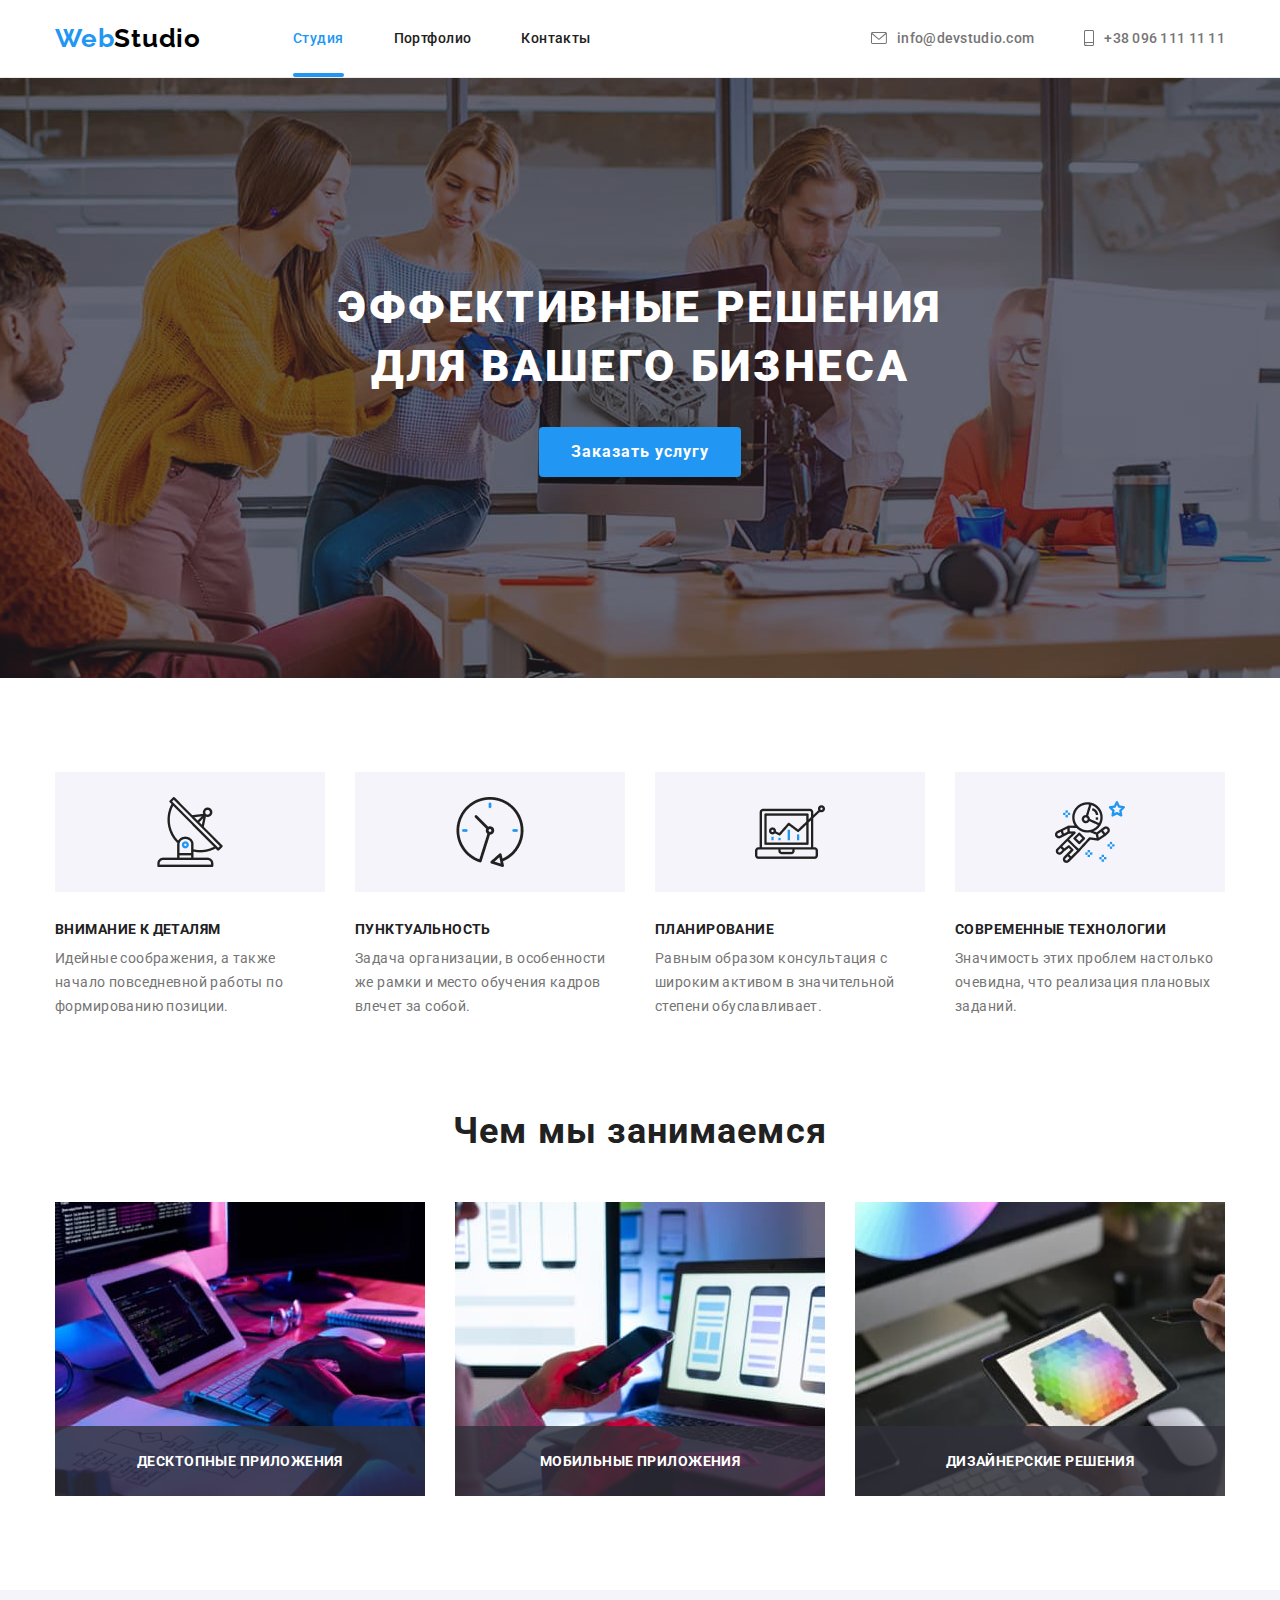
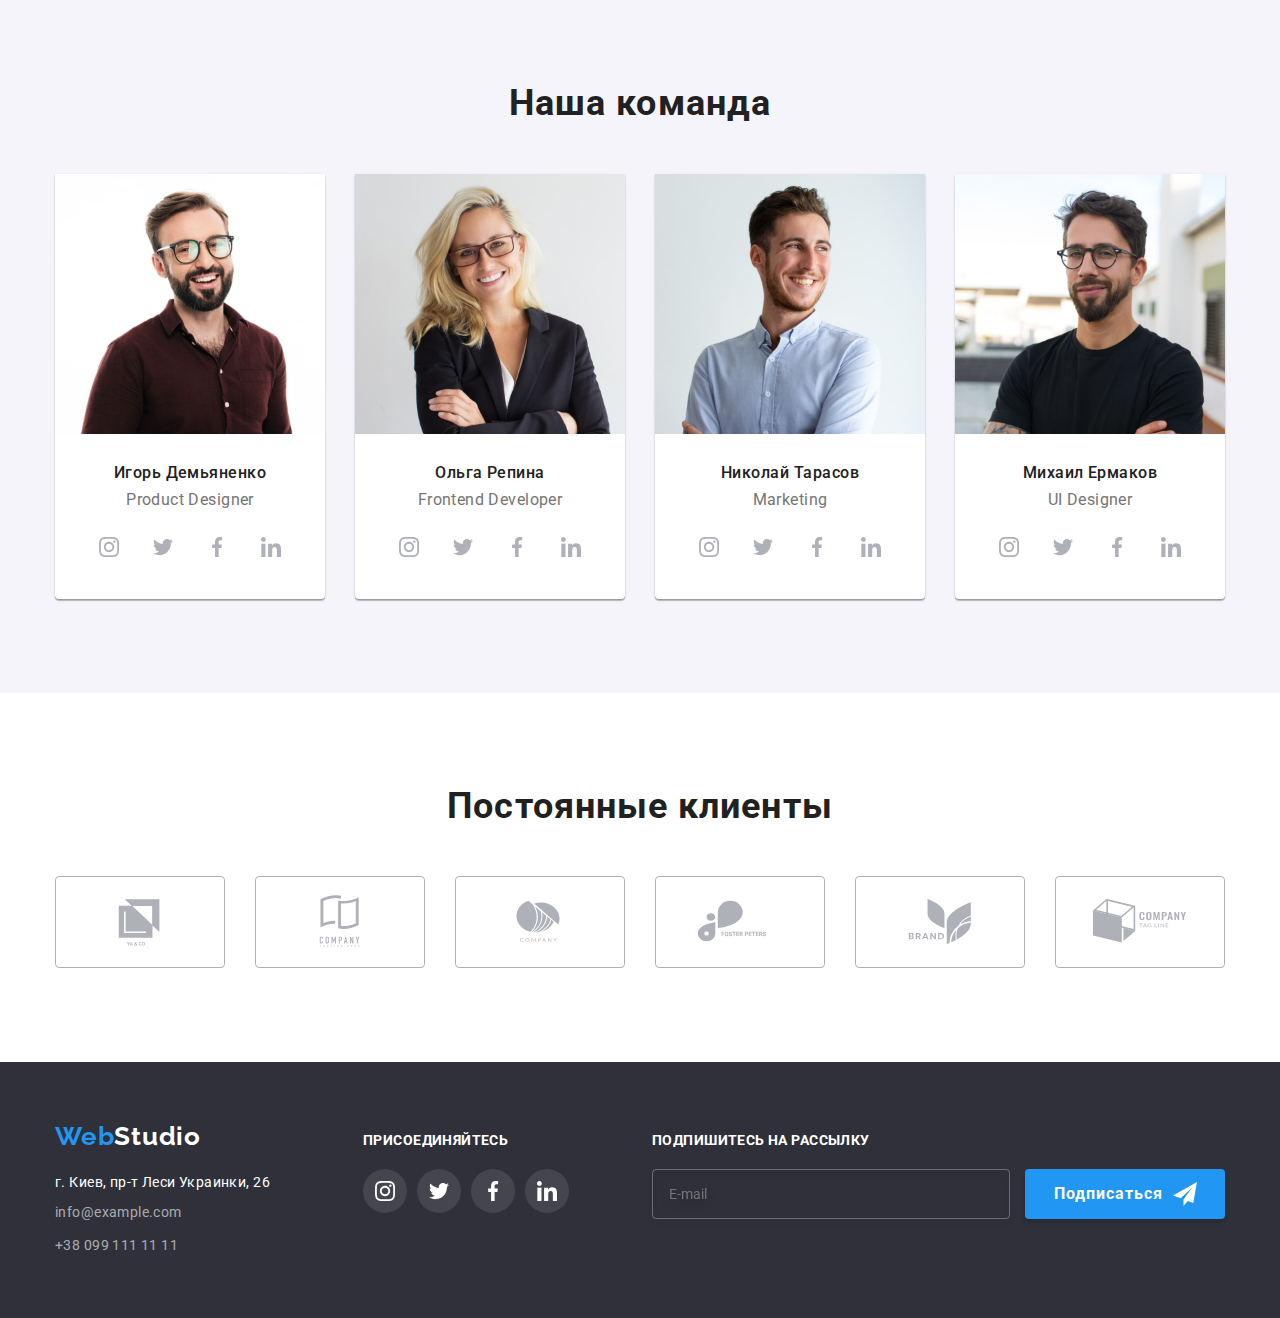
<file: index.html>
<!DOCTYPE html>
<html lang="ru">
<head>
    <meta charset="UTF-8">
    <meta http-equiv="X-UA-Compatible" content="IE=edge">
    <meta name="viewport" content="width=device-width, initial-scale=1.0">
    <title>Modyle 02 classwork</title>
    <link rel="preconnect" href="https://fonts.googleapis.com">
    <link rel="preconnect" href="https://fonts.gstatic.com" crossorigin>
    <link
        href="https://fonts.googleapis.com/css2?family=Montserrat:wght@400;500;700&family=Raleway:wght@400;500;700&family=Roboto:wght@400;500;700;900&display=swap"
        rel="stylesheet">
        <link rel="stylesheet" href="https://cdnjs.cloudflare.com/ajax/libs/modern-normalize/0.6.0/modern-normalize.min.css">
        <link rel="stylesheet" href="./css/main.min.css">
    
</head> 

<body data-body>
        <!-- Header section -->        
    <header class="header__page">
        <div class=" header-container container">
            <a class="logo link" href="index.html"> <span class="logo__accent">Web</span>Studio</a>           
            <nav class="header__nav list">
                <ul class="header__list list">
                    <li class=" header__item"><a class="header__link link header__link--active current" href="">Студия</a></li>
                    <li class="header__item"><a class="header__link link" href="./portfolio.html">Портфолио</a></li>
                    <li class="header__item"><a class="header__link link" href="">Контакты</a></li>
                </ul>
            </nav>
                           
                <ul class=" info-list  list">
                    <li class="info-list__link-email "> <a class="info-list__email link " href="mailto:info@devstudio.com">
                         <svg class="info-list__email-icon" widht="16" height="12">
                        <use href="./images/sprite2.svg#hover"></use>
                    </svg> info@devstudio.com</a></li>
                    <li class="info-list__link-contact"> <a class=" info-list__contact-number link" href="tel:+380961111111" > 
                        <svg class=" info-list__phone-icon" widht="10" height="16">
                        <use href="./images/sprite2.svg#smartphone"></use>
                    </svg>+38 096 111 11 11</a></li>
                </ul>          
        </div>           
    </header>

        <!-- Button section -->   
    <main>
        <section class="hero">
        <div class="  btn-section-site container">
            <h1 class="hero__slogan">ЭФФЕКТИВНЫЕ РЕШЕНИЯ<br> ДЛЯ ВАШЕГО БИЗНЕСА</h1> 
            <button class="hero__btn" type= "button" data-modal-open>
                Заказать услугу</button>
        </div>
        </section>   

     <!-- List section -->    
            <section class="section  feature-section">
                <div class=" container ">
                <ul class="feature-section__list list ">
                    <li class="list__title-site list__title-antenna" >
                        <h3 class="list__title">Внимание к деталям</h3>
                        <p class="list__text">Идейные соображения, а также начало повседневной 
                            работы по формированию позиции.
                        </p>
                    </li>
                    <li class="list__title-site  list__title-clock">
                        <h3 class="list__title">Пунктуальность</h3>
                        <p class="list__text">Задача организации, в особенности же рамки и место
                             обучения кадров влечет за собой.
                            </p>
                    </li>
                    <li class="list__title-site list__title-diagram">
                        <h3 class="list__title">Планирование</h3>
                        <p class="list__text">Равным образом консультация с широким активом в 
                            значительной степени обуславливает.
                        </p>
                    </li>
                    <li class="list__title-site list__title-astronaut">
                        <h3 class="list__title">Современные технологии</h3> 
                        <p class="list__text">Значимость этих проблем настолько очевидна, 
                            что реализация плановых заданий.
                        </p>
                    </li>
                </ul>
                </div>
            </section>

            <section class="description">
                <div class="container "> 
                    <h2 class="description__title">Чем мы занимаемся</h2>               
                    <ul class="list description__list">
                        <li class="list__image"><img class="" src="./images/img1.jpg" alt="рабочий стол с планшетом" width="370">
                        <p class="list__description-text">десктопные приложения</p>
                    </li>
                        <li class="list__image"><img class="" src="./images/img2.jpg" alt="ноутбук с разработкой дизайна" width="370">
                        <p class="list__description-text">мобильные приложения</p>
                    </li>
                        <li class="list__image"><img class="" src="./images/img3.jpg" alt="планшет с радугой цветов" width="370">
                        <p class="list__description-text">дизайнерские решения</p>
                    </li>
                    </ul>  
                </div>
            </section>
           

     <!-- Team section -->
        <section class=" team section">
            <div class="   container">
            <h2 class="team__title">Наша команда</h2>
            <ul class="list team__names">
                <li class="team__list">
                        <img src="./images/img4.jpg" alt="Игорь Демьяненко" width="270">
                        <div class="team__container">                       
                    <h3 class="team__name">Игорь Демьяненко</h3>
                    <p class="team__job">Product Designer</p>
                        <ul class="team__social-list list">
                            <li class="team__social-item"><a class="team__social-link" href="">
                                <svg class="team__social-icon" width="20" height="20">
                                    <use href="./images/sprite.svg#instagram"></use>
                                </svg>
                            </a></li>
                            <li class="team__social-item"><a class="team__social-link" href="">
                                <svg class="team__social-icon" widht="20" height="20">
                                    <use href="./images/sprite.svg#twitter"></use>
                                </svg>
                            </a></li>
                            <li class="team__social-item"><a class="team__social-link" href="">
                                <svg class="team__social-icon" widht="20" height="20">
                                    <use href="./images/sprite.svg#facebook"></use>
                                </svg>
                            </a></li>
                            <li class="team__social-item"><a class="team__social-link" href="">
                                <svg class="team__social-icon" widht="20" height="20">
                                    <use href="./images/sprite.svg#linkedin"></use>
                                </svg>
                            </a></li>
                        </ul>
                </div>
                </li>

                <li class="team__list">
                        <img src="./images/img5.jpg" alt="Ольга Репина" width="270">
                        <div class="team__container">
                    <h3 class="team__name">Ольга Репина</h3>
                    <p class="team__job">Frontend Developer</p>
                        <ul class="team__social-list list">
                            <li class="team__social-item"><a class="team__social-link" href="">
                                <svg class="team__social-icon" widht="20" height="20">
                                    <use href="./images/sprite.svg#instagram"></use>
                                </svg>
                            </a></li>
                            <li class="team__social-item"><a class="team__social-link" href="">
                                <svg class="team__social-icon" widht="20" height="20">
                                    <use href="./images/sprite.svg#twitter"></use>
                                </svg>
                            </a></li>
                            <li class="team__social-item"><a class="team__social-link" href="">
                                <svg class="team__social-icon" widht="20" height="20">
                                    <use href="./images/sprite.svg#facebook"></use>
                                </svg>
                            </a></li>
                            <li class="team__social-item"><a class="team__social-link" href="">
                                <svg class="team__social-icon" widht="20" height="20">
                                    <use href="./images/sprite.svg#linkedin"></use>
                                </svg>
                            </a></li>
                        </ul>
                    </div>
                </li>

                <li class="team__list">
                        <img src="./images/img6.jpg" alt="Николай Тарасов" width="270">
                        <div class="team__container">
                    <h3 class="team__name">Николай Тарасов</h3>
                    <p class="team__job">Marketing</p>
                        <ul class="team__social-list list">
                            <li class="team__social-item"><a class="team__social-link" href="">
                                <svg class="team__social-icon" widht="20" height="20">
                                    <use href="./images/sprite.svg#instagram"></use>
                                </svg>
                            </a></li>
                            <li class="team__social-item"><a class="team__social-link" href="">
                                <svg class="team__social-icon" widht="20" height="20">
                                    <use href="./images/sprite.svg#twitter"></use>
                                </svg>
                            </a></li>
                            <li class="team__social-item"><a class="team__social-link" href="">
                                <svg class="team__social-icon" widht="20" height="20">
                                    <use href="./images/sprite.svg#facebook"></use>
                                </svg>
                            </a></li>
                            <li class="team__social-item"><a class="team__social-link" href="">
                                <svg class="team__social-icon" widht="20" height="20">
                                    <use href="./images/sprite.svg#linkedin"></use>
                                </svg>
                            </a></li>
                         </ul>
                    </div>
                    </li>
                <li class="team__list">
                        <img src="./images/img7.jpg" alt="Михаил Ермаков" width="270">
                        <div class="team__container">
                    <h3 class="team__name">Михаил Ермаков</h3>
                    <p class="team__job">UI Designer</p>
                        <ul class="team__social-list list">
                            <li class="team__social-item"><a class="team__social-link" href="">
                                <svg class="team__social-icon" widht="20" height="20">
                                    <use href="./images/sprite.svg#instagram"></use>
                                </svg>
                            </a></li>
                            <li class="team__social-item"><a class="team__social-link" href="">
                                <svg class="team__social-icon" widht="20" height="20">
                                    <use href="./images/sprite.svg#twitter"></use>
                                </svg>
                            </a></li>
                            <li class="team__social-item"><a class="team__social-link" href="">
                                <svg class="team__social-icon" widht="20" height="20">
                                    <use href="./images/sprite.svg#facebook"></use>
                                </svg>
                            </a></li>
                            <li class="team__social-item"><a class="team__social-link" href="">
                                <svg class="team__social-icon" widht="20" height="20">
                                    <use href="./images/sprite.svg#linkedin"></use>
                                </svg>
                            </a></li>
                        </ul>
                    </div>
                </li>
            </ul>            
            </div>
        </section>

        <!--List section-->
    <section class="section clients">
        <div class=" container">
            <h2 class="clients__title">Постоянные клиенты</h2>
            <ul class=" clients__list list ">
                <li class="clients__link-section"><a class="clients__link-style" href="">
                        <svg class="clients__link" widht="106" height="60">
                            <use href="./images/sprite2.svg#logo"></use>
                    </svg>                    
                    </a>
                </li>
                <li class="clients__link-section"><a class="clients__link-style" href="">
                        <svg class="clients__link" widht="106" height="60"> 
                            <use href="./images/sprite2.svg#logo1"></use>
                    </svg>
                
                    </a>
                </li>
                <li class="clients__link-section"><a class="clients__link-style" href="">
                        <svg class="clients__link" widht="106" height="60">
                            <use href="./images/sprite2.svg#logo2"></use>
                    </svg>               
                    </a>
                </li>
                <li class="clients__link-section"><a class="clients__link-style" href="">
                        <svg class="clients__link" widht="106" height="60">
                            <use href="./images/sprite2.svg#logo3"></use>
                    </svg>                   
                    </a>
                </li>
                <li class="clients__link-section"><a class="clients__link-style" href="">
                        <svg class="clients__link" widht="106" height="60">
                            <use href="./images/sprite2.svg#logo4"></use>
                    </svg>                 
                    </a>
                </li>
                <li class="clients__link-section"><a class="clients__link-style" href="">
                        <svg class="clients__link" widht="106" height="60">
                            <use href="./images/sprite2.svg#logo5"></use>
                    </svg>               
                    </a>
                </li>
            </ul>
        </div>
    </section>        
    </main>

    <!-- Footer section -->
    <footer class="  footer footer-site ">
        <div class="footer-section container">
            <div>
                <a class="footer-site__logo logo link" href="index.html"><span class="logo__accent">Web</span>Studio</a>
                <address class="">
                <ul class="information list  ">                    
                    <li class=" adress footer-container " > г. Киев, пр-т Леси Украинки, 26</li>
                    <li class="information__email"><a class="link information__email-link" href="mailto:info@devstudio.com">info@example.com</a></li>
                   <li class="information__contact"> <a class="information__contact-link link" href="tel:+380961111111">+38 099 111 11 11</a></li>                 
                </ul>
                </address>
            </div>
            <div class="  icon-footer ">
                <p class="icon-footer__title">присоединяйтесь</p>
                <ul class=" list list-footer ">
                    <li class="icon-footer__item"><a class="icon-footer__link" href="">
                            <svg class="icon-footer__icon" widht="20" height="20">
                                <use href="./images/sprite.svg#instagram"></use>
                            </svg>
                        </a></li>
                    <li class="icon-footer__item"><a class="icon-footer__link" href="">
                            <svg class="icon-footer__icon" widht="20" height="20">
                                <use href="./images/sprite.svg#twitter"></use>
                            </svg>
                        </a></li>
                    <li class="icon-footer__item"><a class="icon-footer__link" href="">
                            <svg class="icon-footer__icon" widht="20" height="20">
                                <use href="./images/sprite.svg#facebook"></use>
                            </svg>
                        </a></li>
                    <li class="icon-footer__item"><a class="icon-footer__link" href="">
                            <svg class="icon-footer__icon" widht="20" height="20">
                                <use href="./images/sprite.svg#linkedin"></use>
                            </svg>
                        </a></li>
                </ul>
            </div>
            <div class="footer-send">
                <p class="icon-footer__title">ПОДПИШИТЕСЬ НА РАССЫЛКУ</p>
                <form class="footer-send__form">
                    <label>
                        <input class="footer-send__input" type="email" name="email" placeholder="E-mail" required>
                    </label>
                    <button class="footer-send__btn" type="submit">Подписаться<svg class="svg-send" width="24" height="24">
                            <use href="./images/sprite.svg#telegram"></use>
                        </svg></button>
                </form>
            </div>
        </div>      
    </footer>

    <!-- modal window -->

    <div class="backdrop is-hidden" data-modal>
        <div class="modal">
          <button class="modal__close-btn" type="button" data-modal-close>
            <svg width="18" height="18">
              <use href="./images/sprite.svg#icon-close"></use>
            </svg>
          </button>
          <form class="modal-form">
             <strong class="modal-form__text">Оставьте свои данные, мы вам перезвоним</strong>
            <div class="modal-form__contact-container">
                <label class="modal-form__contact" for="name">Имя</label>
                <input class="modal-form__input" type="text" name="name" id="name" required>
                <svg class="modal-form__icon" width="18" height="18">
                    <use href="./images/sprite.svg#person-icon"></use>
                </svg>
            </div>
            <div class="modal-form__contact-container">
                <label class="modal-form__contact" for="tel">Телефон</label>
                <input class="modal-form__input" type="tel" name="name" id="tel" required>
                <svg class="modal-form__icon" width="18" height="18">
                    <use href="./images/sprite.svg#phone-icon"></use>
                </svg>
            </div>
            <div class="modal-form__contact-container">
                <label class="modal-form__contact" for="mail">Почта</label>
                <input class="modal-form__input" type="email" name="mail" id="mail" required>
                <svg class="modal-form__icon" width="18" height="18">
                    <use href="./images/sprite.svg#email-icon"></use>
                </svg>
            </div>

            <div class="modal__comm">
                <label class="modal__comment-text" for="comment">Комментарий </label>
                <textarea class="modal__comment" name="comment" id="comment" placeholder="Введите текст"></textarea>
            </div>               
              <label class="modal__form-checkbox">
                <input class="modal__visually-hidden modal__checkbox-input" type="checkbox" name="checkbox" checked required>
                <span class="modal__checkbox-custom">
                    <svg class="modal__checkbox-icon" width="16" height="15">
                        <use href="./images/sprite.svg#icon-check"></use>
                    </svg>
                </span>
                <span class="modal__text-agreed"> 
                    Соглашаюсь с рассылкой и принимаю
                    <a class="modal__link" href=" ">Условия договора</a>
                </span>
              </label>  
                <button class="modal__button" type="submit">Отправить</button>
          </form>         
        </div>
      </div>

      <script src="./js/modal.js"> </script>
  
</body>
</html>
</file>
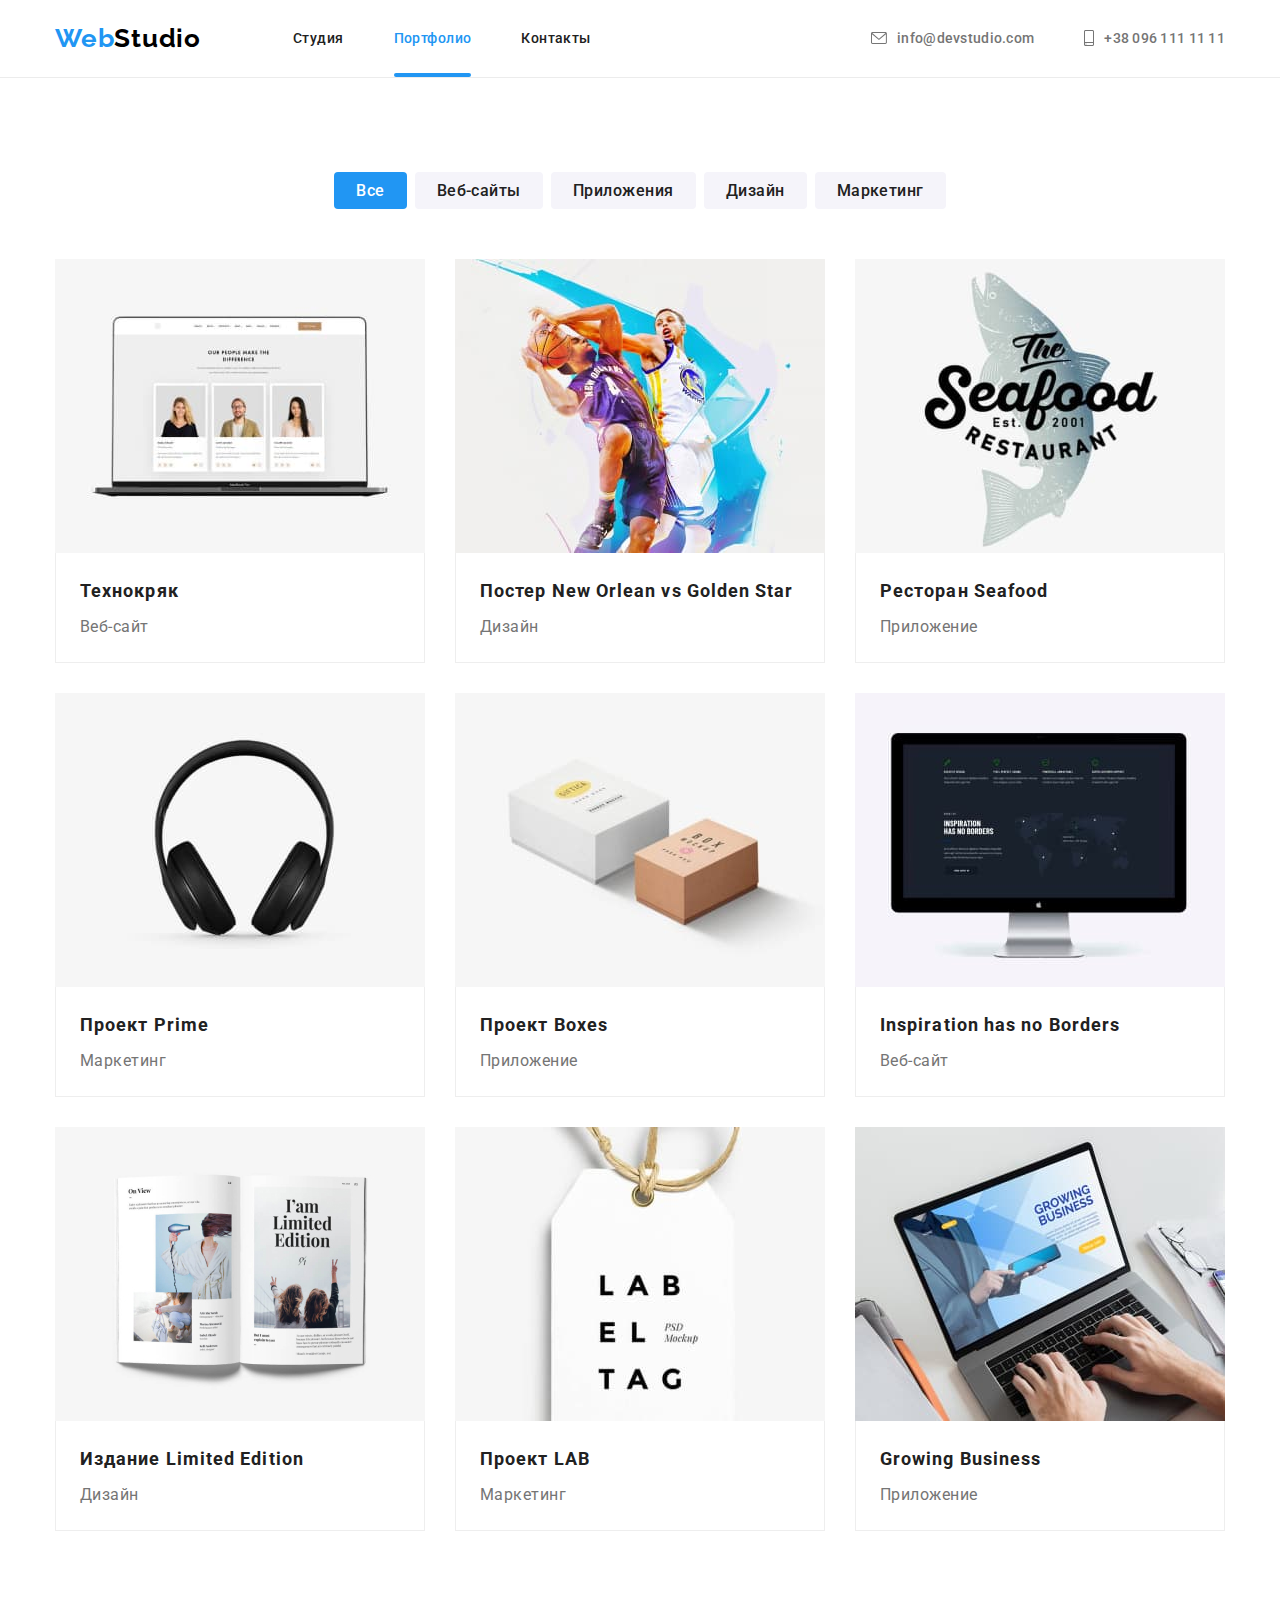
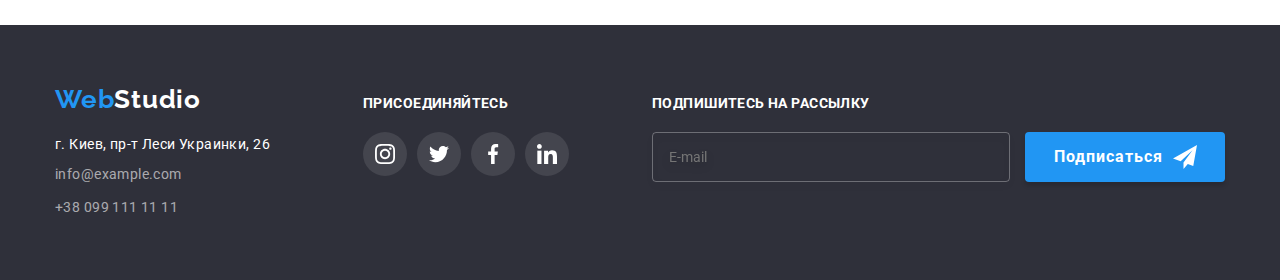
<file: portfolio.html>
<!DOCTYPE html>
<html lang="en">
<head>
    <meta charset="UTF-8">
    <meta http-equiv="X-UA-Compatible" content="IE=edge">
    <meta name="viewport" content="width=device-width, initial-scale=1.0">
    <title>Document</title>
    <link rel="preconnect" href="https://fonts.googleapis.com">
    <link rel="preconnect" href="https://fonts.gstatic.com" crossorigin>
    <link
        href="https://fonts.googleapis.com/css2?family=Montserrat:wght@400;500;700&family=Raleway:wght@400;500;700&family=Roboto:wght@400;500;700;900&display=swap"
        rel="stylesheet">
        <link rel="stylesheet" href="https://cdnjs.cloudflare.com/ajax/libs/modern-normalize/0.6.0/modern-normalize.min.css">
        <link rel="stylesheet" href="./css/main.min.css">
    
</head>
<body>


    
    <!--Header portfolio-->
    <header class="header__page ">
        <div class=" header-container container">
            <a class="logo  link" href="index.html"> <span class="logo__accent">Web</span>Studio</a>
            <nav>
                <ul class="header__list list">
                    <li class="header__item"> <a class="header__link link" href="./index.html">Студия</a></li>
                    <li class="header__item"> <a class="header__link  link header__link--active current" href="">Портфолио</a></li>
                    <li class="header__item"> <a class="header__link link" href="">Контакты</a></li>
                </ul>
            </nav>
            
            <ul class="info-list list">
                <li class="info-list__link-email"> <a class="info-list__email link" href="mailto:info@devstudio.com">
                        <svg class="info-list__email-icon" widht="16" height="12">
                            <use href="./images/sprite2.svg#hover"></use>
                        </svg> info@devstudio.com</a></li>
                <li class="info-list__link-contact"> <a class=" info-list__contact-number link" href="tel:+380961111111">
                        <svg class="info-list__phone-icon" widht="10" height="16">
                            <use href="./images/sprite2.svg#smartphone"></use>
                        </svg>+38 096 111 11 11</a></li>
            </ul>
        </div>
    </header>


    <!--Main portfolio-->
    <main>            
        <section class="section  portfolio ">
            <div class="  container">
                <ul class="list portfolio__list-nav">
                    <li class="portfolio__navigation"><button class="portfolio__btn portfolio__btn--accent" type="button">Все</button></li>
                    <li class="portfolio__navigation"><button class="portfolio__btn" type="button">Веб-сайты</button></li>
                    <li class="portfolio__navigation"><button class="portfolio__btn" type="button">Приложения</button></li>
                    <li class="portfolio__navigation"><button class="portfolio__btn" type="button">Дизайн</button></li>
                    <li class="portfolio__navigation"><button class="portfolio__btn" type="button">Маркетинг</button></li>
                </ul>           
            <!--Galery section-->
          <div class=" ">
                <ul class="list portfolio__galery ">
                    <li class="portfolio__galery-info">
                         <a class="portfolio__link-galery link" href="">                                
                        <div class="portfolio__card-overlay">
                            <img class="portfolio__img" src="./images/imgpotf1.jpg" alt="">
                            <div class="portfolio__overlay">
                                <p class="portfolio__description">Ресурс предлагает комплексные предложения с разным уровнем функционала и сервисов. 
                                    Все это позволит посетителю получить исчерпывающие сведения о компании или частном лице.
                                 </p> 
                        </div>
                        </div>                       
                        <div class="portfolio__galery-title">
                            <h3 class="portfolio__name-link">Технокряк</h3>
                            <p  class="portfolio__text" >Веб-сайт</p>
                        </div>
                        </a>                      
                    </li>
                    <li class="portfolio__galery-info"> 
                        <a class="portfolio__link-galery link" href="">
                        <div class="portfolio__card-overlay">                          
                                <img class="portfolio__img" src="./images/imgpotf2.jpg" alt="">
                                <div class="portfolio__overlay">
                                    <p class="portfolio__description">Ресурс предлагает комплексные предложения с разным уровнем функционала и сервисов. 
                                        Все это позволит посетителю получить исчерпывающие сведения о компании или частном лице.
                                     </p> 
                                </div>
                        </div>                                                 
                        <div class="portfolio__galery-title">
                           <h3 class="portfolio__name-link">Постер New Orlean vs Golden Star</h3> 
                           <p class="portfolio__text" >Дизайн</p>
                       </div>   
                    </a>                    
                    </li>
                    <li class="portfolio__galery-info"> 
                        <a class="portfolio__link-galery link" href="">
                        <div class="portfolio__card-overlay">                           
                                <img class="portfolio__img" src="./images/imgpotf3.jpg" alt="">
                                <div class="portfolio__overlay">
                                    <p class="portfolio__description">Ресурс предлагает комплексные предложения с разным уровнем функционала и сервисов. 
                                        Все это позволит посетителю получить исчерпывающие сведения о компании или частном лице.
                                     </p> 
                                </div>
                        </div>                                                    
                         <div class="portfolio__galery-title">
                            <h3 class="portfolio__name-link">Ресторан Seafood</h3> 
                            <p class="portfolio__text" >Приложение</p>
                        </div>
                        </a>                      
                    </li>
                    <li class="portfolio__galery-info">
                        <a class="portfolio__link-galery link" href="">
                        <div class="portfolio__card-overlay">                            
                                <img class="portfolio__img" src="./images/imgpotf4.jpg" alt="">
                                <div class="portfolio__overlay">
                                    <p class="portfolio__description">Ресурс предлагает комплексные предложения с разным уровнем функционала и сервисов. 
                                        Все это позволит посетителю получить исчерпывающие сведения о компании или частном лице.
                                     </p> 
                                </div>
                        </div>                             
                         <div class="portfolio__galery-title">
                            <h3 class="portfolio__name-link">Проект Prime</h3> 
                            <p class="portfolio__text" >Маркетинг</p>
                        </div>
                    </a>
                    </li>                                           
                    <li class="portfolio__galery-info"> 
                        <a class="portfolio__link-galery link" href="">
                        <div class="portfolio__card-overlay">
                               <img class="portfolio__img" src="./images/imgpotf5.jpg" alt="">
                                <div class="portfolio__overlay">
                                    <p class="portfolio__description">Ресурс предлагает комплексные предложения с разным уровнем функционала и сервисов. 
                                        Все это позволит посетителю получить исчерпывающие сведения о компании или частном лице.
                                     </p> 
                                </div>
                        </div>                                                   
                         <div class="portfolio__galery-title">
                            <h3 class="portfolio__name-link">Проект Boxes</h3> 
                            <p class="portfolio__text" >Приложение</p>
                        </div>
                        </a>                       
                    </li>
                    <li class="portfolio__galery-info"> 
                        <a class="portfolio__link-galery link" href="">
                        <div class="portfolio__card-overlay">                           
                                <img class="portfolio__img" src="./images/imgpotf6.jpg" alt="">
                                <div class="portfolio__overlay">
                                    <p class="portfolio__description">Ресурс предлагает комплексные предложения с разным уровнем функционала и сервисов. 
                                        Все это позволит посетителю получить исчерпывающие сведения о компании или частном лице.
                                     </p> 
                                </div>
                        </div>                            
                         <div class="portfolio__galery-title">
                            <h3 class="portfolio__name-link">Inspiration has no Borders</h3> 
                            <p class="portfolio__text" >Веб-сайт</p>
                        </div>
                        </a>                       
                    </li>                   
                    <li class="portfolio__galery-info"> 
                        <a class="portfolio__link-galery link" href="">
                        <div class="portfolio__card-overlay">                           
                                <img class="portfolio__img" src="./images/imgport7.jpg" alt="">
                                <div class="portfolio__overlay">
                                    <p class="portfolio__description">Ресурс предлагает комплексные предложения с разным уровнем функционала и сервисов. 
                                        Все это позволит посетителю получить исчерпывающие сведения о компании или частном лице.
                                     </p> 
                                </div>
                        </div>                                                   
                         <div class="portfolio__galery-title">
                            <h3 class="portfolio__name-link">Издание Limited Edition</h3> 
                            <p class="portfolio__text" >Дизайн</p>
                        </div>
                        </a>                        
                    </li>
                    <li class="portfolio__galery-info"> 
                        <a class="portfolio__link-galery link" href="">
                        <div class="portfolio__card-overlay">                           
                                <img class="portfolio__img" src="./images/imgpotf8.jpg" alt="">
                                <div class="portfolio__overlay">
                                    <p class="portfolio__description">Ресурс предлагает комплексные предложения с разным уровнем функционала и сервисов. 
                                        Все это позволит посетителю получить исчерпывающие сведения о компании или частном лице.
                                     </p> 
                                </div>
                        </div>                                                                     
                         <div class="portfolio__galery-title">
                            <h3 class="portfolio__name-link">Проект LAB</h3> 
                            <p class="portfolio__text" >Маркетинг</p>
                        </div>
                        </a>                        
                    </li>
                    <li class="portfolio__galery-info"> 
                        <a class="portfolio__link-galery link" href="">
                        <div class="portfolio__card-overlay">                           
                                <img class="portfolio__img" src="./images/imgpotf9.jpg" alt="">
                                <div class="portfolio__overlay">
                                    <p class="portfolio__description">Ресурс предлагает комплексные предложения с разным уровнем функционала и сервисов. 
                                        Все это позволит посетителю получить исчерпывающие сведения о компании или частном лице.
                                     </p> 
                                </div>
                        </div>                                                   
                            <div class="portfolio__galery-title">
                               <h3 class="portfolio__name-link">Growing Business</h3>
                               <p class="portfolio__text" >Приложение</p>
                           </div>
                        </a>                      
                    </li>
                </ul>
                </div>
            </div>
        </section>

    </main>
        <!--Footer portfolio section-->
            <footer class="  footer footer-site ">
                <div class="footer-section container">
                    <div>
                        <a class="logo footer-site__logo link" href="index.html"><span class="logo__accent">Web</span>Studio</a>
                        <address class="">
                        <ul class="information list  ">                    
                            <li class=" adress footer-container " > г. Киев, пр-т Леси Украинки, 26</li>
                    <li class="information__email"><a class="link information__email-link" href="mailto:info@devstudio.com">info@example.com</a></li>
                   <li class="information__contact"> <a class="information__contact-link link" href="tel:+380961111111">+38 099 111 11 11</a></li>            
                        </ul>
                        </address>
                    </div>
                    <div class="  icon-footer">
                        <p class="icon-footer__title">присоединяйтесь</p>
                        <ul class=" list list-footer ">
                            <li class="icon-footer__item"><a class="icon-footer__link" href="">
                                    <svg class="icon-footer__icon" widht="20" height="20">
                                        <use href="./images/sprite.svg#instagram"></use>
                                    </svg>
                                </a></li>
                            <li class="icon-footer__item"><a class="icon-footer__link" href="">
                                    <svg class="icon-footer__icon" widht="20" height="20">
                                        <use href="./images/sprite.svg#twitter"></use>
                                    </svg>
                                </a></li>
                            <li class="icon-footer__item"><a class="icon-footer__link" href="">
                                    <svg class="icon-footer__icon" widht="20" height="20">
                                        <use href="./images/sprite.svg#facebook"></use>
                                    </svg>
                                </a></li>
                            <li class="icon-footer__item"><a class="icon-footer__link" href="">
                                    <svg class="icon-footer__icon" widht="20" height="20">
                                        <use href="./images/sprite.svg#linkedin"></use>
                                    </svg>
                                </a></li>
                        </ul>
                    </div>
                    <div class="footer-send">
                        <p class="icon-footer__title">ПОДПИШИТЕСЬ НА РАССЫЛКУ</p>
                        <form class="footer-send__form">
                            <label>
                                <input class="footer-send__input" type="email" name="email" placeholder="E-mail" required>
                            </label>
                            <button class="footer-send__btn" type="submit">Подписаться<svg class="svg-send" width="24" height="24">
                                    <use href="./images/sprite.svg#telegram"></use>
                                </svg></button>
                        </form>
                    </div>
                </div>             
            </footer>
</body>

</html>
</file>
<file: css/main.min.css>
:root{--logo-color:#000000;--main-font: "Roboto";--secondary-font: "Raleway";--accent-color: #2196F3;--main-txt-dark: #FFFFFF;--main-txt-light: #212121;--p-color: #757575;--fill-color: #AFB1B8;--footer-color:#2F303A;--animation: 250ms cubic-bezier(0.4, 0, 0.2, 1)}body{font-family:Roboto,sans-serif;font-size:14px;letter-spacing:.03em;background-color:#fff;color:#212121}body.no-scroll{overflow:hidden}h1,h2,h3,h4,p{margin-top:0;margin-bottom:0}ul{margin-top:0;margin-bottom:0;padding-left:0}img{display:block;max-width:100%;height:auto}.list{list-style:none;margin-top:0;padding-left:0}.link{text-decoration:none}.container{width:1200px;padding-left:15px;padding-right:15px;margin-left:auto;margin-right:auto}.section{padding-top:94px;padding-bottom:94px}.hero__btn{margin-left:auto;margin-right:auto;margin-top:30px;padding:10px 32px;min-width:200px;-webkit-box-shadow:0px 4px 4px rgba(0,0,0,.15);box-shadow:0px 4px 4px rgba(0,0,0,.15);border:none;border-radius:4px;font-family:Roboto,sans-serif;font-weight:700;font-size:16px;line-height:1.88;text-align:center;letter-spacing:.06em;cursor:pointer;background-color:var(--accent-color);color:var(--main-txt-dark)}.modal__button{display:block;margin-left:auto;margin-right:auto;padding:10px 32px;min-width:200px;-webkit-box-shadow:rgba(0,0,0,.15) 0px 4px 4px;box-shadow:rgba(0,0,0,.15) 0px 4px 4px;border:none;border-radius:4px;font-weight:700;font-size:16px;line-height:1.88;text-align:center;letter-spacing:.06em;cursor:pointer;background-color:var(--accent-color);color:var(--main-txt-dark);-webkit-transition:-webkit-box-shadow var(--animation);transition:-webkit-box-shadow var(--animation);transition:box-shadow var(--animation);transition:box-shadow var(--animation), -webkit-box-shadow var(--animation)}.modal__button:hover,.modal__button:focus{-webkit-box-shadow:0px 4px 4px rgba(0,0,0,.25);box-shadow:0px 4px 4px rgba(0,0,0,.25)}.modal__close-btn{position:absolute;top:8px;right:8px;display:-webkit-box;display:-ms-flexbox;display:flex;-webkit-box-align:center;-ms-flex-align:center;align-items:center;-webkit-box-pack:center;-ms-flex-pack:center;justify-content:center;width:30px;height:30px;border:1px solid rgba(0,0,0,.1);border-radius:50%;background-color:var(--main-txt-dark);cursor:pointer;-webkit-transition:fill var(--animation);transition:fill var(--animation)}.modal__close-btn:hover,.modal__close-btn:focus{fill:var(--accent-color)}.portfolio__btn{padding:6px 22px;border-radius:4px;border:none;font-family:Roboto;font-weight:500;font-size:16px;line-height:1.6;letter-spacing:.03em;cursor:pointer;color:var(--main-txt-light);-webkit-transition:color var(--animation),background-color var(--animation),-webkit-box-shadow var(--animation);transition:color var(--animation),background-color var(--animation),-webkit-box-shadow var(--animation);transition:color var(--animation),background-color var(--animation),box-shadow var(--animation);transition:color var(--animation),background-color var(--animation),box-shadow var(--animation),-webkit-box-shadow var(--animation);background-color:#f5f4fa}.portfolio__btn--accent{background-color:var(--accent-color);color:var(--main-txt-dark)}.portfolio__btn:hover,.portfolio__btn:focus{-webkit-box-shadow:0px 4px 4px rgba(0,0,0,.25);box-shadow:0px 4px 4px rgba(0,0,0,.25);background-color:var(--accent-color);color:var(--main-txt-dark)}.footer-send__btn{display:-webkit-inline-box;display:-ms-inline-flexbox;display:inline-flex;-webkit-box-align:center;-ms-flex-align:center;align-items:center;letter-spacing:.06em;margin-left:12px;padding-top:10px;padding-right:28px;padding-bottom:10px;padding-left:29px;font-family:inherit;font-weight:700;font-size:16px;line-height:1.88;color:var(--main-txt-dark);background-color:var(--accent-color);cursor:pointer;-webkit-box-shadow:0px 4px 4px rgba(0,0,0,.15);box-shadow:0px 4px 4px rgba(0,0,0,.15);border-radius:4px;border:none}.list__title{margin-bottom:10px;font-family:Roboto,sans-serif;font-style:normal;font-weight:bold;font-size:14px;line-height:1.1;letter-spacing:.03em;text-transform:uppercase;color:var(--main-txt-light)}.team__title{margin-bottom:50px;font-weight:700;font-size:36px;line-height:1.1;text-align:center;letter-spacing:.03em;color:var(--main-txt-light)}.clients__title{margin-bottom:50px;font-weight:700;font-size:36px;line-height:1.1;text-align:center;letter-spacing:.03em;color:var(--main-txt-light)}.icon-footer__title{-webkit-box-align:baseline;-ms-flex-align:baseline;align-items:baseline;text-transform:uppercase;font-weight:700;line-height:1.14;margin-bottom:20px;color:var(--main-txt-dark)}.portfolio__galery-title{border:1px solid #eee;border-top:none;padding-top:20px;padding-bottom:20px;padding-left:24px}.description__title{margin-bottom:50px;font-family:Roboto,sans-serif;font-style:normal;font-weight:bold;font-size:36px;line-height:1.1;text-align:center;letter-spacing:.03em;color:var(--main-txt-light)}.portfolio__overlay{position:absolute;top:0;left:0;-webkit-transform:translateY(100%);transform:translateY(100%);width:370px;height:294px;padding-top:63px;padding-bottom:63px;background-color:rgba(33,150,243,.9);padding-left:24px;padding-right:24px;-webkit-transition:-webkit-transform var(--animation);transition:-webkit-transform var(--animation);transition:transform var(--animation);transition:transform var(--animation), -webkit-transform var(--animation)}.portfolio__link-galery:hover .portfolio__overlay,.portfolio__link-galery:focus .portfolio__overlay{-webkit-transform:translateY(0%);transform:translateY(0%)}.header__page{padding-top:24px;padding-bottom:24px;border-bottom:1px solid #ececec}.header-container{-webkit-box-pack:justify;-ms-flex-pack:justify;justify-content:space-between;display:-webkit-box;display:-ms-flexbox;display:flex;-webkit-box-align:center;-ms-flex-align:center;align-items:center}.logo{margin-right:92px;display:block;font-family:Raleway;font-style:normal;font-weight:bold;font-size:26px;line-height:1.1;letter-spacing:.03em;color:var(--logo-color)}.header__list{display:-webkit-box;display:-ms-flexbox;display:flex;-webkit-box-align:center;-ms-flex-align:center;align-items:center}.header__item:not(:last-child){margin-right:50px}.header__link{font-family:Roboto,sans-serif;font-style:normal;font-weight:500;font-size:14px;line-height:1.1;color:var(--main-txt-light);-webkit-transition:color var(--animation);transition:color var(--animation)}.header__link--active{color:var(--accent-color)}.header__link--active:hover,.header__link--active:focus{color:var(--accent-color)}.current{position:relative}.current::after{content:"";position:absolute;bottom:0;left:0;-webkit-transform:translateY(31px);transform:translateY(31px);width:100%;height:4px;background-color:var(--accent-color);border-radius:2px}.info-list{display:-webkit-box;display:-ms-flexbox;display:flex;margin-left:auto;-webkit-box-align:center;-ms-flex-align:center;align-items:center}.info-list__email-icon{margin-right:10px;width:16px;height:12px;fill:currentColor}.info-list__phone-icon{margin-right:10px;width:10px;height:16px;fill:currentColor}.info-list__email,.info-list__contact-number{font-family:Roboto,sans-serif;font-style:normal;font-weight:500;font-size:14px;line-height:1.1;letter-spacing:.02em;color:var(--p-color);-webkit-transition:color var(--animation);transition:color var(--animation)}.info-list__email:hover,.info-list__email:focus{color:var(--accent-color)}.info-list__contact-number:hover,.info-list__contact-number:focus{color:var(--accent-color)}.info-list__link-contact{margin-left:50px}.hero{background-image:-webkit-gradient(linear, left bottom, left top, from(rgba(47, 48, 58, 0.4)), to(rgba(47, 48, 58, 0.4))),url(../images/hero/Img\ \(1\).jpg);background-image:linear-gradient(to top, rgba(47, 48, 58, 0.4), rgba(47, 48, 58, 0.4)),url(../images/hero/Img\ \(1\).jpg);background-size:cover;background-repeat:no-repeat;background-position:center;max-width:1600px;height:600px;margin:auto;text-align:center;padding-top:200px;padding-bottom:200px;background-color:#c4c4c4}.hero__slogan{font-family:Roboto,sans-serif;font-style:normal;font-weight:900;font-size:44px;letter-spacing:.06em;line-height:1.36;text-align:center;color:var(--main-txt-dark)}.list__title-site::before{display:block;content:"";height:120px;background-color:#f5f4fa;background-repeat:no-repeat;background-position:center;margin-bottom:30px}.list__title-antenna::before{background-image:url(../images/antenna\ 1.png)}.list__title-clock::before{background-image:url(../images/clock\ 1.png)}.list__title-diagram::before{background-image:url(../images/diagram\ 1.png)}.list__title-astronaut::before{background-image:url(../images/astronaut\ 1.png)}.list__text{font-family:Roboto;font-style:normal;font-weight:normal;font-size:14px;line-height:1.7;letter-spacing:.03em;color:var(--p-color)}.list__title-site{width:270px}.list__title-site:not(:last-child){margin-right:30px}.feature-section__list{display:-webkit-box;display:-ms-flexbox;display:flex;-webkit-box-align:center;-ms-flex-align:center;align-items:center}.description{padding-bottom:94px}.list__image{width:370px;position:relative}.list__image:not(:last-child){margin-right:30px}.list__description-text{text-transform:uppercase;color:var(--main-txt-dark);background-color:rgba(47,48,58,.8);position:absolute;font-weight:700;line-height:1.6;width:100%;height:70px;bottom:0;display:-webkit-box;display:-ms-flexbox;display:flex;-webkit-box-pack:center;-ms-flex-pack:center;justify-content:center;-webkit-box-align:center;-ms-flex-align:center;align-items:center}.description__list{display:-webkit-box;display:-ms-flexbox;display:flex;-webkit-box-align:center;-ms-flex-align:center;align-items:center}.team{background:#f5f4fa}.team__list{background:var(--main-txt-dark);-webkit-box-shadow:0px 1px 3px rgba(0,0,0,.12),0px 1px 1px rgba(0,0,0,.14),0px 2px 1px rgba(0,0,0,.2);box-shadow:0px 1px 3px rgba(0,0,0,.12),0px 1px 1px rgba(0,0,0,.14),0px 2px 1px rgba(0,0,0,.2);border-radius:0px 0px 4px 4px;width:270px}.team__list:not(:last-child){margin-right:30px}.team__names{display:-webkit-box;display:-ms-flexbox;display:flex}.team__container{padding-top:30px;padding-bottom:30px}.team__name{margin-bottom:10px;font-family:Roboto;font-style:normal;font-weight:500;font-size:16px;line-height:1.1;text-align:center;letter-spacing:.03em;color:var(--main-txt-light)}.team__job{font-size:16px;line-height:1.1;text-align:center;color:var(--p-color)}.team__social-list{-webkit-box-pack:center;-ms-flex-pack:center;justify-content:center;margin-top:16px;display:-webkit-box;display:-ms-flexbox;display:flex;-webkit-box-align:center;-ms-flex-align:center;align-items:center}.team__social-link{display:-webkit-box;display:-ms-flexbox;display:flex;-webkit-box-align:center;-ms-flex-align:center;align-items:center;-webkit-box-pack:center;-ms-flex-pack:center;justify-content:center;width:44px;height:44px;background-color:var(--main-txt-dark);border-radius:50%;color:var(--fill-color);-webkit-transition:color var(--animation),background-color var(--animation);transition:color var(--animation),background-color var(--animation)}.team__social-link:hover,.team__social-link:focus{background-color:var(--accent-color);color:var(--main-txt-dark)}.team__social-item:not(:last-child){margin-right:10px}.team__social-icon{width:20px;height:20px;fill:currentColor}.link{display:-webkit-box;display:-ms-flexbox;display:flex;-webkit-box-align:center;-ms-flex-align:center;align-items:center}.clients__list{display:-webkit-box;display:-ms-flexbox;display:flex}.clients__link-section:not(:last-child){margin-right:30px}.clients__link-style{border:1px solid var(--fill-color);display:-webkit-box;display:-ms-flexbox;display:flex;-webkit-box-align:center;-ms-flex-align:center;align-items:center;-webkit-box-pack:center;-ms-flex-pack:center;justify-content:center;border-radius:4px;width:170px;height:92px;color:var(--fill-color);-webkit-transition:color var(--animation),border-color var(--animation);transition:color var(--animation),border-color var(--animation)}.clients__link-style:hover,.clients__link-style:focus{color:var(--accent-color);border-color:var(--accent-color)}.clients__link{fill:currentColor;width:106px;height:60px}.portfolio__list-nav{margin-bottom:50px;display:-webkit-box;display:-ms-flexbox;display:flex;-webkit-box-align:center;-ms-flex-align:center;align-items:center}.list{-webkit-box-pack:center;-ms-flex-pack:center;justify-content:center}.portfolio__navigation:not(:last-child){margin-right:8px}.portfolio__galery{display:-webkit-box;display:-ms-flexbox;display:flex;-ms-flex-wrap:wrap;flex-wrap:wrap;-webkit-column-gap:30px;-moz-column-gap:30px;column-gap:30px;margin-bottom:-30px;-webkit-box-align:center;-ms-flex-align:center;align-items:center}.portfolio__galery-info{-webkit-box-pack:justify;-ms-flex-pack:justify;justify-content:space-between}.portfolio__link-galery{display:block;-webkit-transition:-webkit-box-shadow var(--animation);transition:-webkit-box-shadow var(--animation);transition:box-shadow var(--animation);transition:box-shadow var(--animation), -webkit-box-shadow var(--animation)}.portfolio__link-galery{margin-bottom:30px;-webkit-box-pack:center;-ms-flex-pack:center;justify-content:center}.portfolio__link-galery:hover,.portfolio__link-galery:focus{-webkit-box-shadow:1px 4px 6px 0px rgba(0,0,0,.16),0px 4px 4px 0px rgba(0,0,0,.06),0px 1px 1px 0px rgba(0,0,0,.12);box-shadow:1px 4px 6px 0px rgba(0,0,0,.16),0px 4px 4px 0px rgba(0,0,0,.06),0px 1px 1px 0px rgba(0,0,0,.12)}.portfolio__card-overlay{position:relative;overflow:hidden}.portfolio__img{max-width:100%;height:auto}.portfolio__description{width:332px;height:168px;font-weight:400;font-size:18px;line-height:28px;color:var(--main-txt-dark)}.portfolio__name-link{margin-bottom:4px;font-family:Roboto;font-style:normal;font-weight:bold;font-size:18px;line-height:2;letter-spacing:.06em;color:var(--main-txt-light)}.portfolio__text{margin-top:0px;margin-bottom:0px;font-family:Roboto;font-style:normal;font-weight:normal;font-size:16px;line-height:1.8;letter-spacing:.03em;color:var(--p-color)}.backdrop{position:fixed;top:0;left:0;width:100%;height:100%;opacity:1;visibility:visible;pointer-events:initial;z-index:1000;-webkit-transition:opacity var(--animation),visibility var(--animation);transition:opacity var(--animation),visibility var(--animation);background-color:rgba(0,0,0,.2)}.backdrop.is-hidden{opacity:0;visibility:hidden;pointer-events:none}.modal{position:absolute;top:50%;left:50%;padding:40px;-webkit-transform:translate(-50%, -50%);transform:translate(-50%, -50%);width:528px;height:581px;background-color:var(--main-txt-dark);border-radius:4px;-webkit-box-shadow:0px 4px 4px 0px rgba(0,0,0,.25);box-shadow:0px 4px 4px 0px rgba(0,0,0,.25)}.modal-form__text{display:block;margin-bottom:12px;font-size:20px;line-height:23px}.modal-form__contact-container{margin-bottom:10px;position:relative}.modal-form__contact{font-size:12px;line-height:1.17;letter-spacing:.01em;color:var(--p-color)}.modal-form__input{margin-top:4px;width:100%;height:40px;padding-top:4px;padding-right:6px;padding-bottom:4px;padding-left:42px;border-radius:4px;outline:none;cursor:pointer;border:1px solid rgba(33,33,33,.2);-webkit-transition:color var(--animation),border-color var(--animation);transition:color var(--animation),border-color var(--animation)}.modal-form__input:hover,.modal-form__input:focus{border-color:var(--accent-color)}.modal-form__input:hover+.modal-form__icon{fill:var(--accent-color)}.modal-form__icon{position:absolute;left:12px;cursor:pointer;bottom:11px;color:var(--main-txt-light);-webkit-transition:fill var(--animation);transition:fill var(--animation)}.modal-form__icon:hover{color:var(--accent-color)}.modal__comm{display:block;line-height:23px}.modal__comment-text{font-weight:400;font-size:12px;line-height:14px;letter-spacing:.01em;color:var(--p-color)}.modal__comment{width:100%;height:120px;padding:12px 16px;font-weight:400;font-size:12px;line-height:16px;letter-spacing:.01em;resize:none;outline:none;border-radius:4px;border:1px solid rgba(33,33,33,.2);-webkit-transition:border-color var(--animation);transition:border-color var(--animation)}.modal__comment:hover,.modal__comment:focus{border-color:var(--accent-color)}.modal__form-checkbox{display:-webkit-box;display:-ms-flexbox;display:flex;margin-bottom:30px;-webkit-box-align:center;-ms-flex-align:center;align-items:center;-webkit-box-pack:center;-ms-flex-pack:center;justify-content:center;gap:7px}.modal__visually-hidden{position:absolute;width:1px;height:1px;margin:-1px;border:0;padding:0;white-space:nowrap;-webkit-clip-path:inset(100%);clip-path:inset(100%);clip:rect(0 0 0 0);overflow:hidden}.modal__checkbox-custom{display:-webkit-inline-box;display:-ms-inline-flexbox;display:inline-flex;-webkit-box-align:center;-ms-flex-align:center;align-items:center;-webkit-box-pack:center;-ms-flex-pack:center;justify-content:center;width:16px;height:15px;outline-offset:-2px;border-radius:2px;border:1px solid var(--main-txt-light);border-color:var(--main-txt-light);-webkit-transition:outline-color var(--animation),background-color var(--animation);transition:outline-color var(--animation),background-color var(--animation)}.modal__checkbox-input:checked+.modal__checkbox-custom{background-color:var(--accent-color);outline:2px solid var(--accent-color)}.modal__checkbox-icon{fill:var(--main-txt-dark)}.modal__text-agreed{font-weight:400;font-size:14px;line-height:1.71px;letter-spacing:.03em;color:var(--p-color)}.modal__link{font-weight:400;font-size:14px;line-height:1.71;letter-spacing:.03em;-webkit-text-decoration-line:underline;text-decoration-line:underline;color:var(--accent-color)}.footer{background-color:var(--footer-color)}.information__email{margin-bottom:9px}.information__email-link{font-family:Roboto;font-size:14px;line-height:1.7;letter-spacing:.03em;color:rgba(255,255,255,.6);font-style:normal;-webkit-transition:color var(--animation);transition:color var(--animation)}.information__email-link:hover{color:var(--accent-color)}.information__contact-link{font-family:Roboto;font-size:14px;line-height:1.7;letter-spacing:.03em;color:rgba(255,255,255,.6);font-style:normal;-webkit-transition:color var(--animation);transition:color var(--animation)}.information__contact-link:hover,.information__contact-link:focus{color:var(--accent-color)}.footer-site__logo{margin-bottom:20px;color:var(--main-txt-dark)}.logo__accent{font-family:Raleway;font-style:normal;font-weight:bold;font-size:26px;line-height:1.1;letter-spacing:.03em;color:var(--accent-color)}.adress{margin-bottom:9px;height:21px;left:215px;top:1739px;font-family:Roboto;font-style:normal;font-weight:normal;font-size:14px;line-height:1.7;letter-spacing:.03em;color:var(--main-txt-dark);-webkit-transition:color var(--animation);transition:color var(--animation);cursor:pointer}.adress:hover,.adress:focus{color:var(--accent-color)}.icon-footer{margin-left:70px}.list-footer{display:-webkit-box;display:-ms-flexbox;display:flex;background-position:center}.footer-section{display:-webkit-box;display:-ms-flexbox;display:flex;-webkit-box-align:baseline;-ms-flex-align:baseline;align-items:baseline}.footer-container{-webkit-box-orient:vertical;-webkit-box-direction:normal;-ms-flex-direction:column;flex-direction:column;display:-webkit-box;display:-ms-flexbox;display:flex}.icon-footer__item:not(:last-child){margin-right:10px}.icon-footer__link{display:-webkit-box;display:-ms-flexbox;display:flex;-webkit-box-align:center;-ms-flex-align:center;align-items:center;-webkit-box-pack:center;-ms-flex-pack:center;justify-content:center;width:44px;height:44px;background-color:rgba(255,255,255,.1);border-radius:50%;-webkit-transition:background-color var(--animation);transition:background-color var(--animation)}.icon-footer__link:hover,.icon-footer__link:focus{background-color:var(--accent-color)}.icon-footer__icon{width:20px;height:20px;fill:var(--main-txt-dark);-webkit-transition:color var(--animation),background-color var(--animation);transition:color var(--animation),background-color var(--animation)}.icon-footer__link:hover .icon-footer__icon,.icon-footer__link:focus .icon-footer__icon{color:var(--main-txt-dark)}.footer-send{margin-left:auto}.footer-send__input{padding-left:16px;width:358px;height:50px;color:rgba(255,255,255,.6);border:1px solid rgba(255,255,255,.3);-webkit-filter:drop-shadow(0px 4px 4px rgba(0, 0, 0, 0.15));filter:drop-shadow(0px 4px 4px rgba(0, 0, 0, 0.15));border-radius:4px;background-color:rgba(0,0,0,0);outline:rgba(0,0,0,0);cursor:pointer;-webkit-transition:border-color var(--animation);transition:border-color var(--animation)}.footer-send__input:hover,.footer-send__input:focus{border-color:var(--accent-color)}.svg-send{margin-left:10px}.footer-site{padding-top:60px;padding-bottom:60px}/*# sourceMappingURL=main.min.css.map */
</file>
